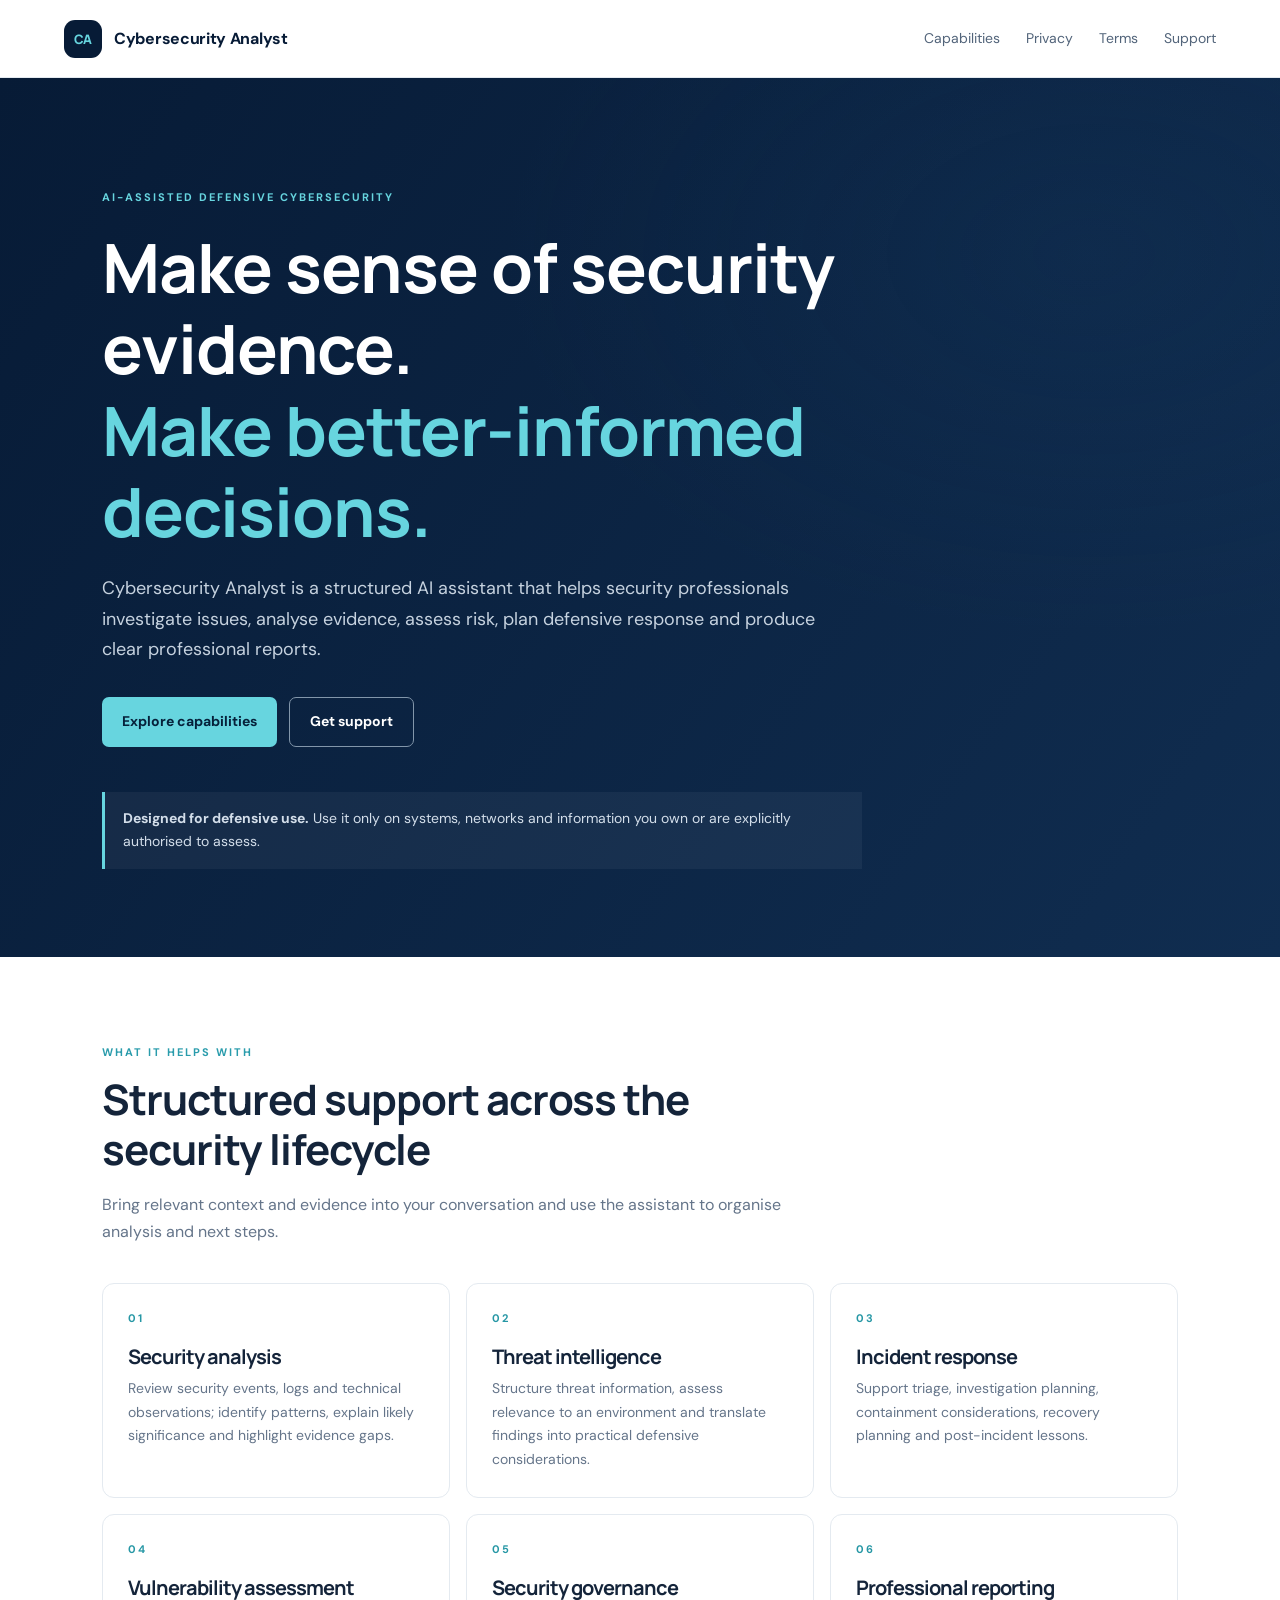
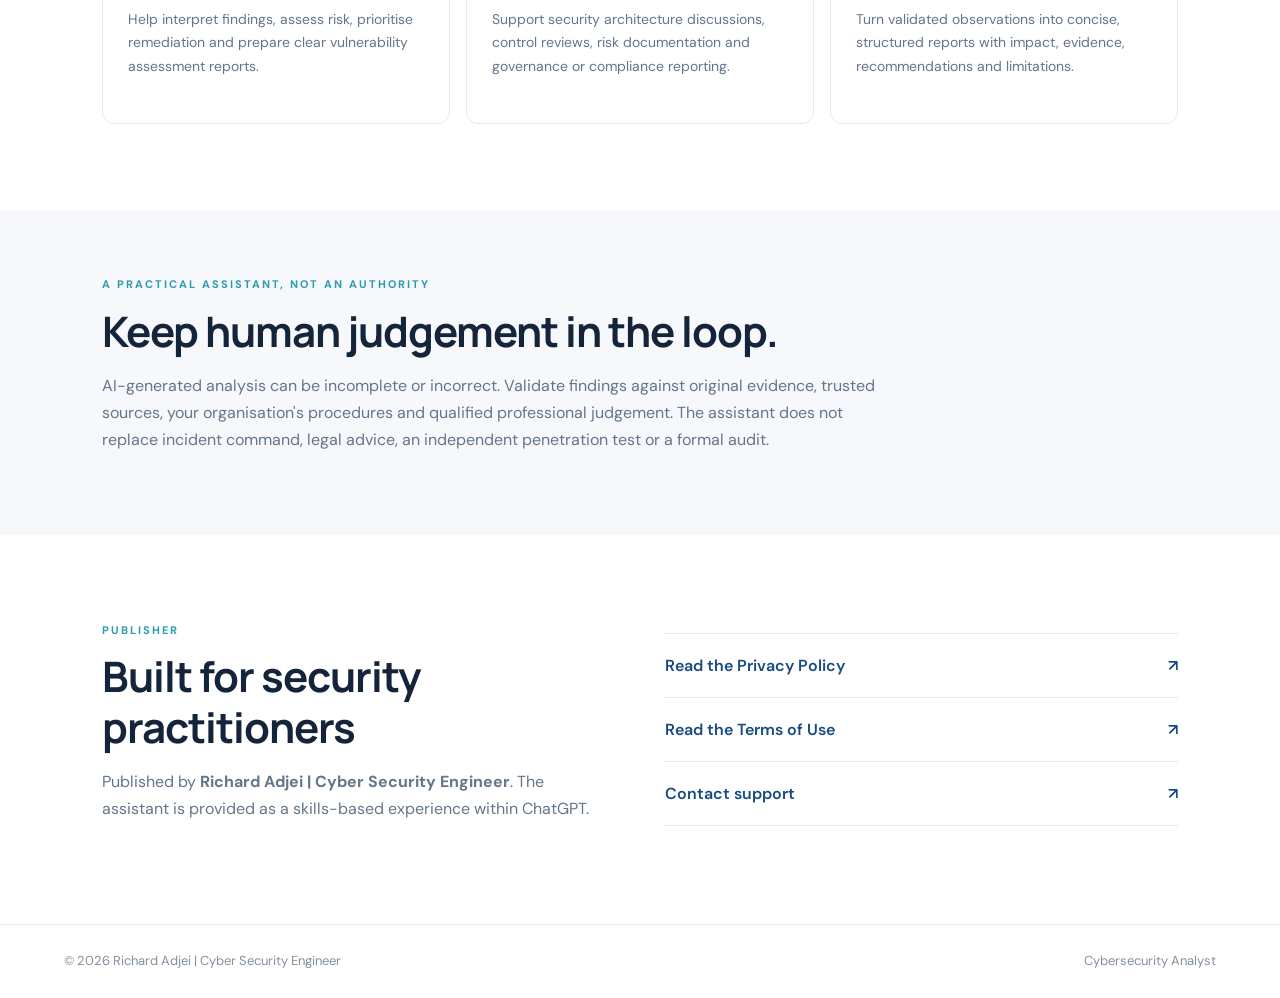
<file: index.html>
<!doctype html>
<html lang="en">
<head>
  <meta charset="utf-8"><meta name="viewport" content="width=device-width, initial-scale=1">
  <meta name="description" content="Cybersecurity Analyst — a structured AI assistant for defensive security analysis, threat intelligence, incident response and professional reporting.">
  <title>Cybersecurity Analyst | Defensive Security, Clearly Structured</title>
  <link rel="stylesheet" href="styles.css">
</head>
<body>
<header class="site-header"><a class="brand" href="index.html"><span class="brand-mark">CA</span><span>Cybersecurity Analyst</span></a>
<nav><a href="#capabilities">Capabilities</a><a href="privacy.html">Privacy</a><a href="terms.html">Terms</a><a href="support.html">Support</a></nav></header>
<main>
<section class="hero">
  <div class="eyebrow">AI-assisted defensive cybersecurity</div>
  <h1>Make sense of security evidence.<br><span>Make better-informed decisions.</span></h1>
  <p class="lead">Cybersecurity Analyst is a structured AI assistant that helps security professionals investigate issues, analyse evidence, assess risk, plan defensive response and produce clear professional reports.</p>
  <div class="hero-actions"><a class="button primary" href="#capabilities">Explore capabilities</a><a class="button secondary" href="support.html">Get support</a></div>
  <div class="notice"><strong>Designed for defensive use.</strong> Use it only on systems, networks and information you own or are explicitly authorised to assess.</div>
</section>
<section class="section" id="capabilities">
  <div class="section-heading"><div class="eyebrow">What it helps with</div><h2>Structured support across the security lifecycle</h2><p>Bring relevant context and evidence into your conversation and use the assistant to organise analysis and next steps.</p></div>
  <div class="cards">
    <article class="card"><div class="card-number">01</div><h3>Security analysis</h3><p>Review security events, logs and technical observations; identify patterns, explain likely significance and highlight evidence gaps.</p></article>
    <article class="card"><div class="card-number">02</div><h3>Threat intelligence</h3><p>Structure threat information, assess relevance to an environment and translate findings into practical defensive considerations.</p></article>
    <article class="card"><div class="card-number">03</div><h3>Incident response</h3><p>Support triage, investigation planning, containment considerations, recovery planning and post-incident lessons.</p></article>
    <article class="card"><div class="card-number">04</div><h3>Vulnerability assessment</h3><p>Help interpret findings, assess risk, prioritise remediation and prepare clear vulnerability assessment reports.</p></article>
    <article class="card"><div class="card-number">05</div><h3>Security governance</h3><p>Support security architecture discussions, control reviews, risk documentation and governance or compliance reporting.</p></article>
    <article class="card"><div class="card-number">06</div><h3>Professional reporting</h3><p>Turn validated observations into concise, structured reports with impact, evidence, recommendations and limitations.</p></article>
  </div>
</section>
<section class="band"><div><div class="eyebrow">A practical assistant, not an authority</div><h2>Keep human judgement in the loop.</h2><p>AI-generated analysis can be incomplete or incorrect. Validate findings against original evidence, trusted sources, your organisation's procedures and qualified professional judgement. The assistant does not replace incident command, legal advice, an independent penetration test or a formal audit.</p></div></section>
<section class="section split"><div><div class="eyebrow">Publisher</div><h2>Built for security practitioners</h2><p>Published by <strong>Richard Adjei | Cyber Security Engineer</strong>. The assistant is provided as a skills-based experience within ChatGPT.</p></div><div class="link-panel"><a href="privacy.html">Read the Privacy Policy <span>↗</span></a><a href="terms.html">Read the Terms of Use <span>↗</span></a><a href="support.html">Contact support <span>↗</span></a></div></section>
</main>
<footer><span>© <span id="year"></span> Richard Adjei | Cyber Security Engineer</span><span>Cybersecurity Analyst</span></footer>
<script>document.getElementById('year').textContent = new Date().getFullYear();</script>
</body></html>
</file>
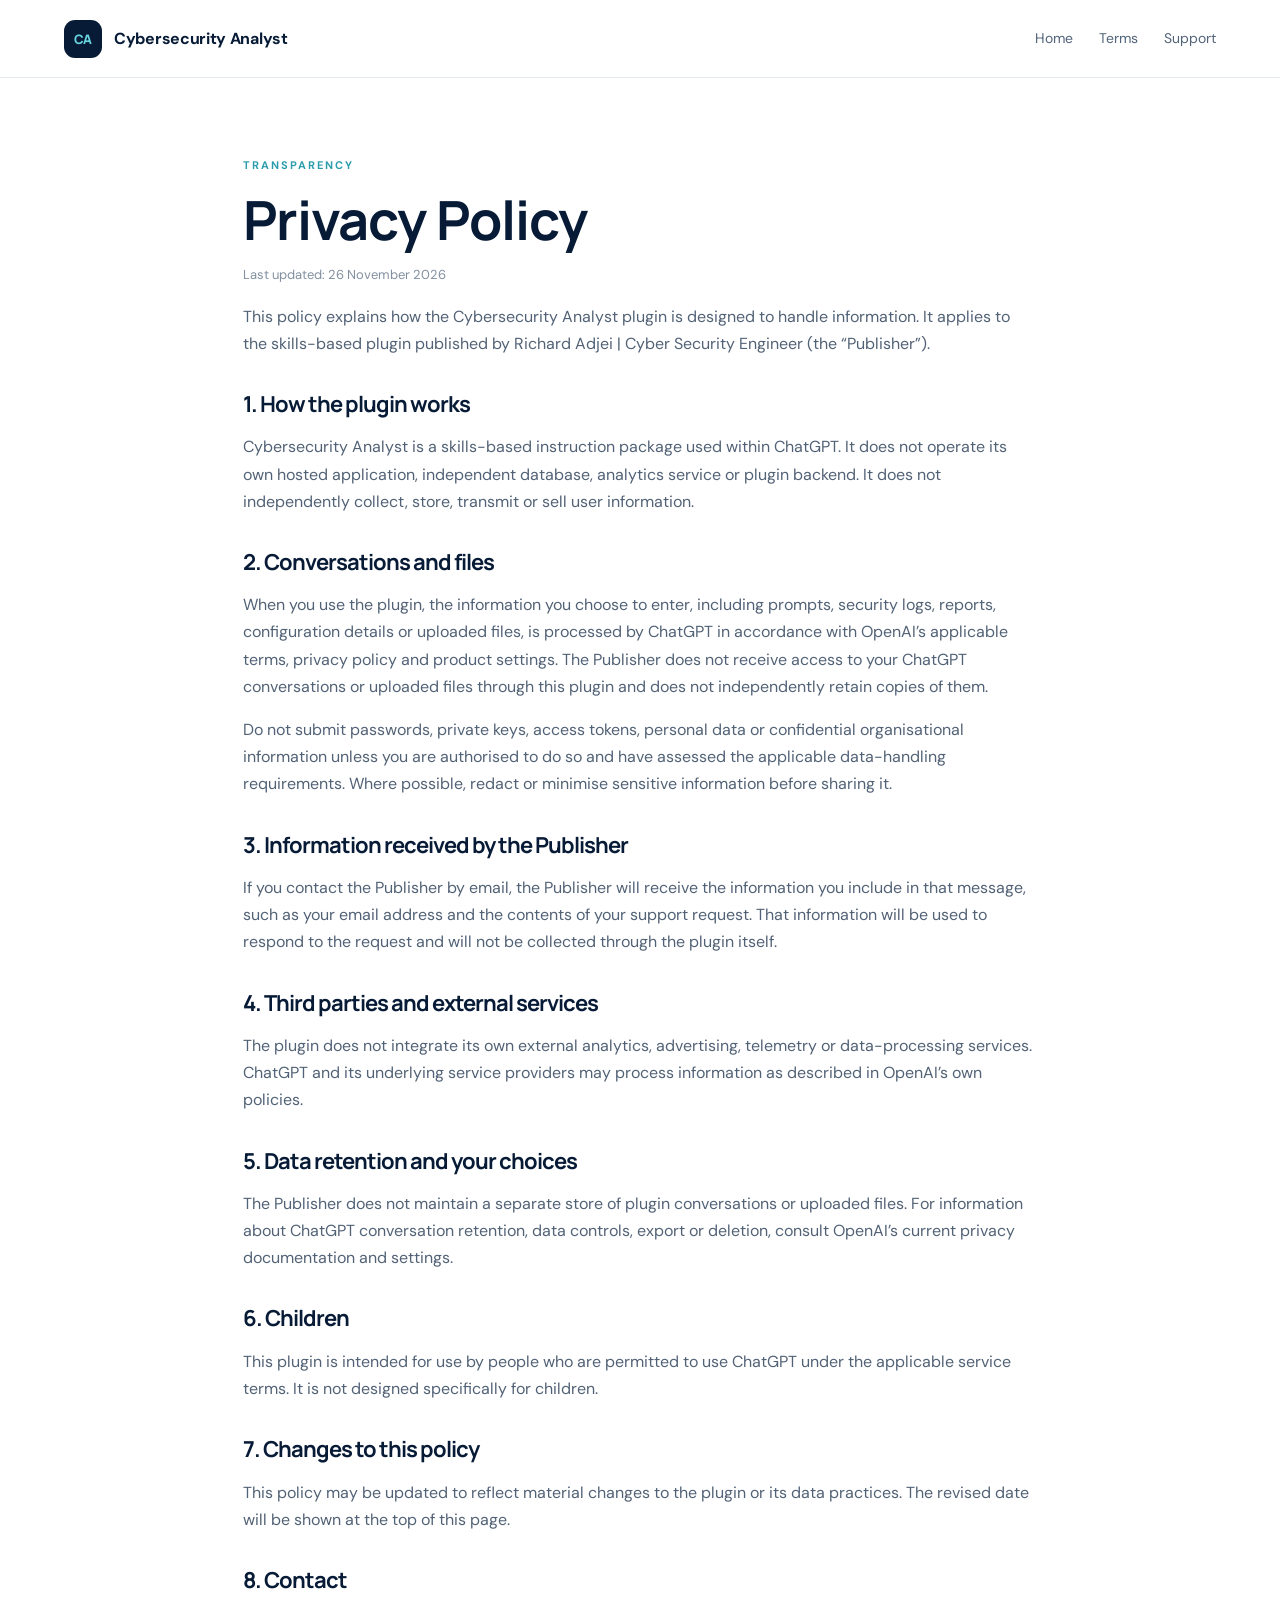
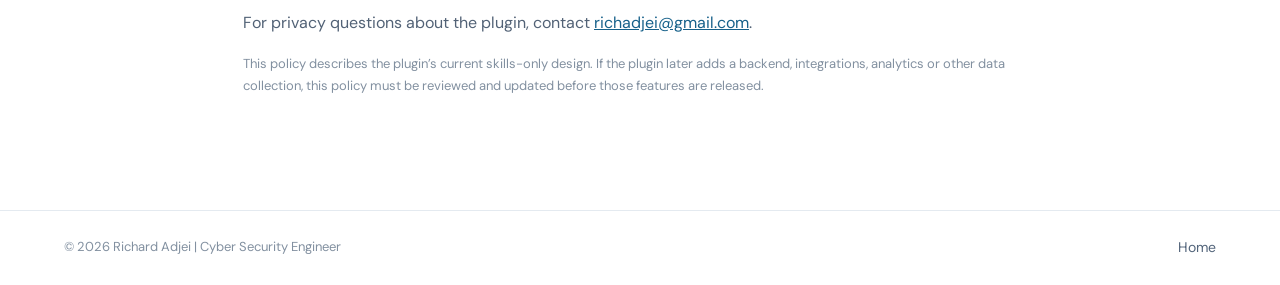
<file: privacy.html>
<!doctype html>
<html lang="en"><head><meta charset="utf-8"><meta name="viewport" content="width=device-width, initial-scale=1"><title>Privacy Policy | Cybersecurity Analyst</title><link rel="stylesheet" href="styles.css"></head>
<body><header class="site-header"><a class="brand" href="index.html"><span class="brand-mark">CA</span><span>Cybersecurity Analyst</span></a><nav><a href="index.html">Home</a><a href="terms.html">Terms</a><a href="support.html">Support</a></nav></header>
<main class="document"><div class="eyebrow">Transparency</div><h1>Privacy Policy</h1><p class="updated">Last updated: 26 November 2026</p>
<p>This policy explains how the Cybersecurity Analyst plugin is designed to handle information. It applies to the skills-based plugin published by Richard Adjei | Cyber Security Engineer (the “Publisher”).</p>
<h2>1. How the plugin works</h2><p>Cybersecurity Analyst is a skills-based instruction package used within ChatGPT. It does not operate its own hosted application, independent database, analytics service or plugin backend. It does not independently collect, store, transmit or sell user information.</p>
<h2>2. Conversations and files</h2><p>When you use the plugin, the information you choose to enter, including prompts, security logs, reports, configuration details or uploaded files, is processed by ChatGPT in accordance with OpenAI’s applicable terms, privacy policy and product settings. The Publisher does not receive access to your ChatGPT conversations or uploaded files through this plugin and does not independently retain copies of them.</p>
<p>Do not submit passwords, private keys, access tokens, personal data or confidential organisational information unless you are authorised to do so and have assessed the applicable data-handling requirements. Where possible, redact or minimise sensitive information before sharing it.</p>
<h2>3. Information received by the Publisher</h2><p>If you contact the Publisher by email, the Publisher will receive the information you include in that message, such as your email address and the contents of your support request. That information will be used to respond to the request and will not be collected through the plugin itself.</p>
<h2>4. Third parties and external services</h2><p>The plugin does not integrate its own external analytics, advertising, telemetry or data-processing services. ChatGPT and its underlying service providers may process information as described in OpenAI’s own policies.</p>
<h2>5. Data retention and your choices</h2><p>The Publisher does not maintain a separate store of plugin conversations or uploaded files. For information about ChatGPT conversation retention, data controls, export or deletion, consult OpenAI’s current privacy documentation and settings.</p>
<h2>6. Children</h2><p>This plugin is intended for use by people who are permitted to use ChatGPT under the applicable service terms. It is not designed specifically for children.</p>
<h2>7. Changes to this policy</h2><p>This policy may be updated to reflect material changes to the plugin or its data practices. The revised date will be shown at the top of this page.</p>
<h2>8. Contact</h2><p>For privacy questions about the plugin, contact <a href="mailto:richadjei@gmail.com">richadjei@gmail.com</a>.</p>
<p class="small-note">This policy describes the plugin’s current skills-only design. If the plugin later adds a backend, integrations, analytics or other data collection, this policy must be reviewed and updated before those features are released.</p>
</main><footer><span>© 2026 Richard Adjei | Cyber Security Engineer</span><span><a href="index.html">Home</a></span></footer></body></html>
</file>
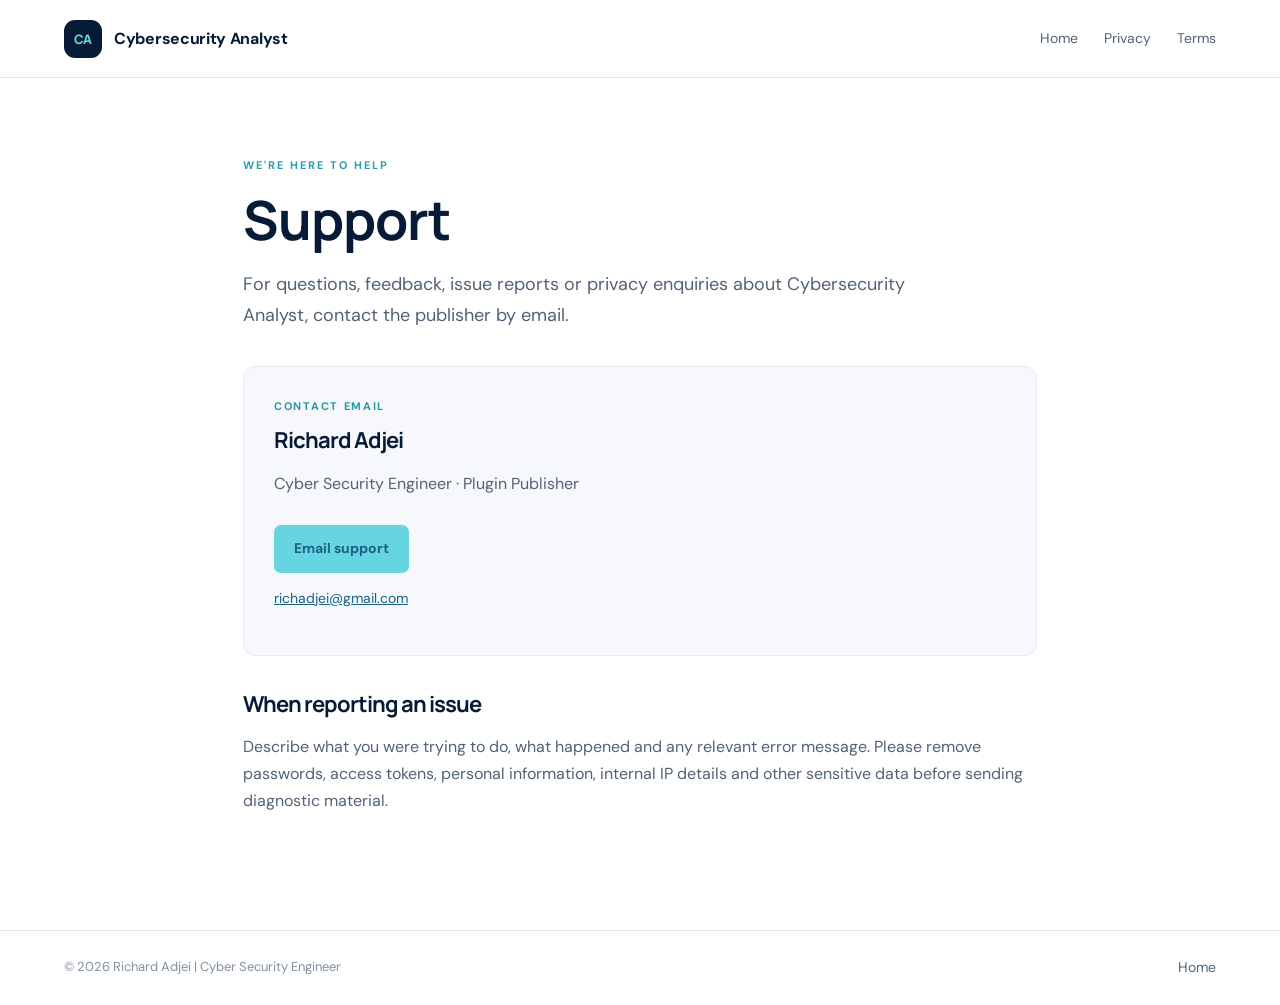
<file: support.html>
<!doctype html>
<html lang="en"><head><meta charset="utf-8"><meta name="viewport" content="width=device-width, initial-scale=1"><title>Support | Cybersecurity Analyst</title><link rel="stylesheet" href="styles.css"></head>
<body><header class="site-header"><a class="brand" href="index.html"><span class="brand-mark">CA</span><span>Cybersecurity Analyst</span></a><nav><a href="index.html">Home</a><a href="privacy.html">Privacy</a><a href="terms.html">Terms</a></nav></header>
<main class="document support"><div class="eyebrow">We're here to help</div><h1>Support</h1><p class="lead">For questions, feedback, issue reports or privacy enquiries about Cybersecurity Analyst, contact the publisher by email.</p>
<div class="contact-card"><div class="card-number">CONTACT EMAIL</div><h2>Richard Adjei</h2><p>Cyber Security Engineer · Plugin Publisher</p><a class="button primary" href="mailto:richadjei@gmail.com?subject=Cybersecurity%20Analyst%20Plugin%20Support">Email support</a><p class="email"><a href="mailto:richadjei@gmail.com">richadjei@gmail.com</a></p></div>
<h2>When reporting an issue</h2><p>Describe what you were trying to do, what happened and any relevant error message. Please remove passwords, access tokens, personal information, internal IP details and other sensitive data before sending diagnostic material.</p>
</main><footer><span>© 2026 Richard Adjei | Cyber Security Engineer</span><span><a href="index.html">Home</a></span></footer></body></html>
</file>
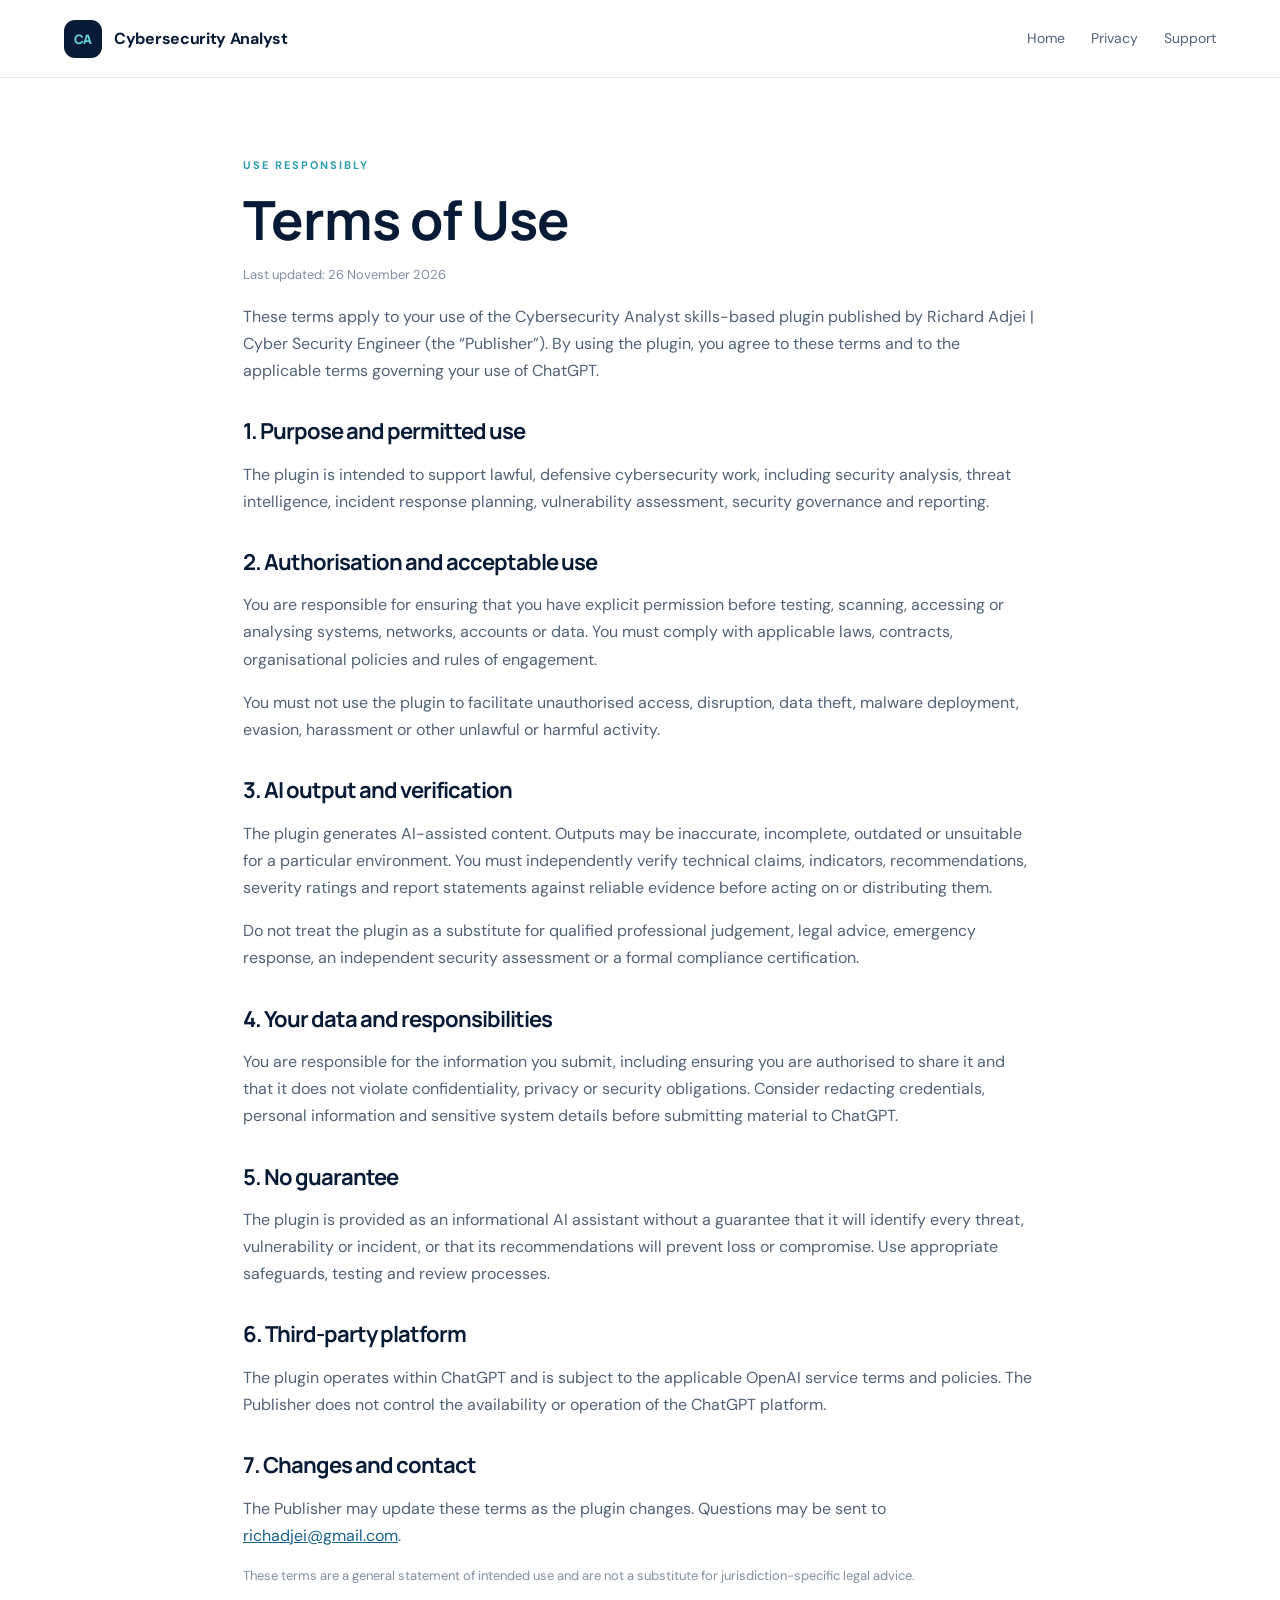
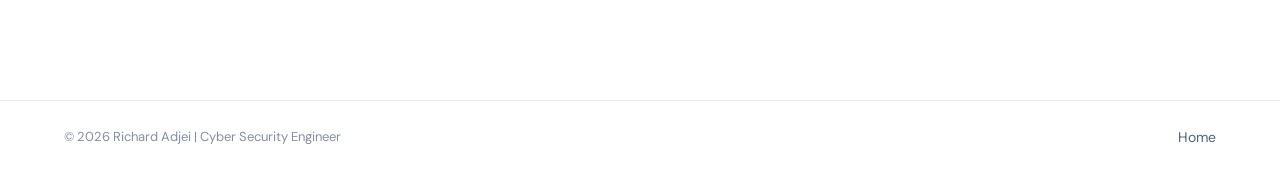
<file: terms.html>
<!doctype html>
<html lang="en"><head><meta charset="utf-8"><meta name="viewport" content="width=device-width, initial-scale=1"><title>Terms of Use | Cybersecurity Analyst</title><link rel="stylesheet" href="styles.css"></head>
<body><header class="site-header"><a class="brand" href="index.html"><span class="brand-mark">CA</span><span>Cybersecurity Analyst</span></a><nav><a href="index.html">Home</a><a href="privacy.html">Privacy</a><a href="support.html">Support</a></nav></header>
<main class="document"><div class="eyebrow">Use responsibly</div><h1>Terms of Use</h1><p class="updated">Last updated: 26 November 2026</p>
<p>These terms apply to your use of the Cybersecurity Analyst skills-based plugin published by Richard Adjei | Cyber Security Engineer (the “Publisher”). By using the plugin, you agree to these terms and to the applicable terms governing your use of ChatGPT.</p>
<h2>1. Purpose and permitted use</h2><p>The plugin is intended to support lawful, defensive cybersecurity work, including security analysis, threat intelligence, incident response planning, vulnerability assessment, security governance and reporting.</p>
<h2>2. Authorisation and acceptable use</h2><p>You are responsible for ensuring that you have explicit permission before testing, scanning, accessing or analysing systems, networks, accounts or data. You must comply with applicable laws, contracts, organisational policies and rules of engagement.</p><p>You must not use the plugin to facilitate unauthorised access, disruption, data theft, malware deployment, evasion, harassment or other unlawful or harmful activity.</p>
<h2>3. AI output and verification</h2><p>The plugin generates AI-assisted content. Outputs may be inaccurate, incomplete, outdated or unsuitable for a particular environment. You must independently verify technical claims, indicators, recommendations, severity ratings and report statements against reliable evidence before acting on or distributing them.</p><p>Do not treat the plugin as a substitute for qualified professional judgement, legal advice, emergency response, an independent security assessment or a formal compliance certification.</p>
<h2>4. Your data and responsibilities</h2><p>You are responsible for the information you submit, including ensuring you are authorised to share it and that it does not violate confidentiality, privacy or security obligations. Consider redacting credentials, personal information and sensitive system details before submitting material to ChatGPT.</p>
<h2>5. No guarantee</h2><p>The plugin is provided as an informational AI assistant without a guarantee that it will identify every threat, vulnerability or incident, or that its recommendations will prevent loss or compromise. Use appropriate safeguards, testing and review processes.</p>
<h2>6. Third-party platform</h2><p>The plugin operates within ChatGPT and is subject to the applicable OpenAI service terms and policies. The Publisher does not control the availability or operation of the ChatGPT platform.</p>
<h2>7. Changes and contact</h2><p>The Publisher may update these terms as the plugin changes. Questions may be sent to <a href="mailto:richadjei@gmail.com">richadjei@gmail.com</a>.</p>
<p class="small-note">These terms are a general statement of intended use and are not a substitute for jurisdiction-specific legal advice.</p>
</main><footer><span>© 2026 Richard Adjei | Cyber Security Engineer</span><span><a href="index.html">Home</a></span></footer></body></html>
</file>
<file: styles.css>
@import url('https://fonts.googleapis.com/css2?family=DM+Sans:wght@400;500;600;700&family=Manrope:wght@400;500;600;700;800&display=swap');
:root{--navy:#071b36;--blue:#174b82;--cyan:#67d5df;--ink:#14243a;--muted:#65758a;--line:#e4eaf0;--paper:#f6f8fb;--white:#fff}
*{box-sizing:border-box}html{scroll-behavior:smooth}body{margin:0;background:var(--white);color:var(--ink);font-family:"DM Sans",Arial,sans-serif;line-height:1.7}.site-header{height:auto;min-height:78px;padding:16px max(5vw,24px);display:flex;align-items:center;justify-content:space-between;gap:24px;border-bottom:1px solid var(--line);background:#fff}.brand{display:flex;align-items:center;gap:12px;text-decoration:none;color:var(--navy);font-weight:700;letter-spacing:-.3px}.brand-mark{width:38px;height:38px;border-radius:11px;background:var(--navy);color:var(--cyan);display:grid;place-items:center;font:800 13px Manrope,sans-serif}.site-header nav{display:flex;gap:26px;flex-wrap:wrap}.site-header nav a,footer a{font-size:14px;color:#52647a;text-decoration:none}.site-header nav a:hover,footer a:hover{color:var(--blue)}.hero{padding:110px max(8vw,28px) 88px;background:radial-gradient(ellipse at 85% 20%,#163e6730,transparent 38%),linear-gradient(125deg,#071b36,#102d50);color:white}.eyebrow{font-size:11px;letter-spacing:2px;text-transform:uppercase;font-weight:700;color:#2a9cac}.hero .eyebrow{color:var(--cyan)}h1,h2,h3{font-family:Manrope,Arial,sans-serif;line-height:1.2;letter-spacing:-1px}h1{font-size:clamp(40px,6vw,68px);max-width:900px;margin:20px 0}.hero h1 span{color:var(--cyan)}.lead{font-size:18px;max-width:730px;color:#c6d2df}.hero-actions{display:flex;gap:12px;margin:32px 0}.button{display:inline-flex;align-items:center;justify-content:center;padding:12px 20px;border-radius:7px;text-decoration:none;font-weight:700;font-size:14px}.primary{background:var(--cyan);color:#06213a}.secondary{border:1px solid #8296aa;color:white}.notice{margin-top:45px;padding:15px 18px;border-left:3px solid var(--cyan);background:#ffffff0c;color:#d3deea;max-width:760px;font-size:14px}.section{padding:86px max(8vw,28px)}.section-heading{max-width:680px;margin-bottom:38px}.section-heading h2,.split h2,.band h2{font-size:clamp(28px,4vw,42px);margin:12px 0}.section-heading p,.split p,.band p{color:var(--muted)}.cards{display:grid;grid-template-columns:repeat(3,1fr);gap:16px}.card{border:1px solid var(--line);border-radius:12px;padding:25px;background:white;min-height:210px}.card-number{font-size:11px;letter-spacing:1.7px;font-weight:700;color:#2697a5}.card h3{font-size:20px;margin:17px 0 8px}.card p{font-size:14px;color:var(--muted);margin:0}.band{padding:65px max(8vw,28px);background:var(--paper)}.band>div{max-width:850px}.band p{max-width:800px}.split{display:grid;grid-template-columns:1fr 1fr;gap:50px;align-items:center}.link-panel{border-top:1px solid var(--line)}.link-panel a{display:flex;justify-content:space-between;padding:18px 0;border-bottom:1px solid var(--line);text-decoration:none;color:var(--blue);font-weight:600}.document{max-width:850px;margin:0 auto;padding:78px 28px 100px}.document h1{font-size:clamp(38px,5vw,54px);color:var(--navy);margin:12px 0}.document h2{font-size:22px;margin:34px 0 8px;color:var(--navy)}.document p{color:#526276}.document a{color:#17618a}.updated,.small-note{font-size:13px;color:#8290a0!important}.contact-card{margin:35px 0;padding:30px;border:1px solid var(--line);border-radius:12px;background:var(--paper)}.contact-card h2{margin:12px 0 0}.contact-card .button{margin-top:12px}.email{font-size:14px}footer{border-top:1px solid var(--line);padding:25px max(5vw,24px);display:flex;justify-content:space-between;gap:16px;color:#8290a0;font-size:13px}
@media(max-width:760px){.site-header{align-items:flex-start;flex-direction:column}.site-header nav{gap:15px}.hero{padding-top:75px}.cards{grid-template-columns:1fr}.split{grid-template-columns:1fr}.section{padding-top:65px;padding-bottom:65px}footer{flex-direction:column}}
</file>
